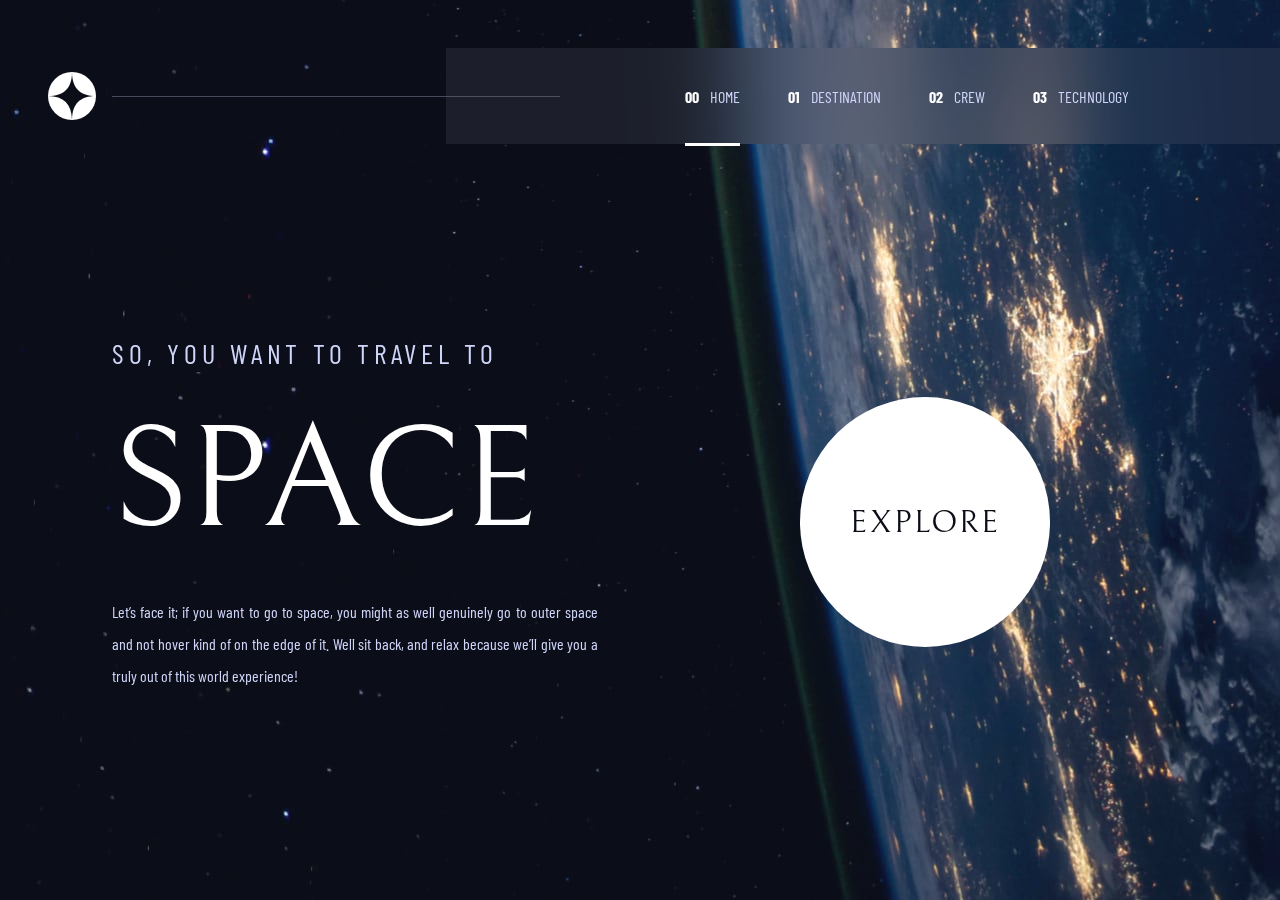
<file: index.html>
<!DOCTYPE html>
<html lang="en">

<head>
  <meta charset="UTF-8">
  <meta name="viewport" content="width=device-width, initial-scale=1, viewport-fit=cover">

  <link rel="icon" type="image/png" sizes="32x32" href="./assets/favicon-32x32.png">

  <!-- STYLESHEET -->
  <link rel="stylesheet" href="style/style.css">

  <!-- FONTS -->
  <link rel="preconnect" href="https://fonts.googleapis.com">
  <link rel="preconnect" href="https://fonts.gstatic.com" crossorigin>
  <link href="https://fonts.googleapis.com/css2?family=Barlow+Condensed&family=Bellefair&display=swap" rel="stylesheet">

  <title>Frontend Mentor | Space tourism website</title>
</head>

<body>

  <!-- NAVIGATION / HEADER-->
  <header>
    <img src="assets/shared/logo.svg" class="logo">
    <input type="checkbox" class="nav-toggle" id="nav-toggle">
    <label for="nav-toggle" class="nav-toggle-label">
      <img src="assets/shared/icon-hamburger.svg" class="hamburger">
      <img src="assets/shared/icon-close.svg" class="close">
    </label>
    <nav>
      <ul>
        <li aria-current="active-page"><a href="index.html"><span class="nav-bold">00 </span>Home</a></li>
        <li><a href="destination.html"><span class="nav-bold">01 </span>Destination</a></li>
        <li><a href="crew.html"><span class="nav-bold">02 </span>Crew</a></li>
        <li><a href="technology.html"><span class="nav-bold">03 </span>Technology</a></li>
      </ul>
    </nav>
  </header>
<hr class="header-line">

  <!-- MAIN BODY -->
  <div class="main-body">


    <!-- LEFT CONTENT -->
    <div class="left-content">
      <h5 class="heading-5">So, you want to travel to</h5>
      <h1 class="heading-1">Space</h1>
      <p class="body-text">
        Let’s face it; if you want to go to space, you might as well genuinely go to
        outer space and not hover kind of on the edge of it. Well sit back, and relax
        because we’ll give you a truly out of this world experience!
      </p>
    </div>





    <!-- RIGHT CONTENT -->
    <div class="right-content">
      <a href="destination.html">
        <div class="explore">
          <span class="explore-button">Explore</span>
        </div>
      </a>
    </div>




  </div>
</body>

</html>
</file>
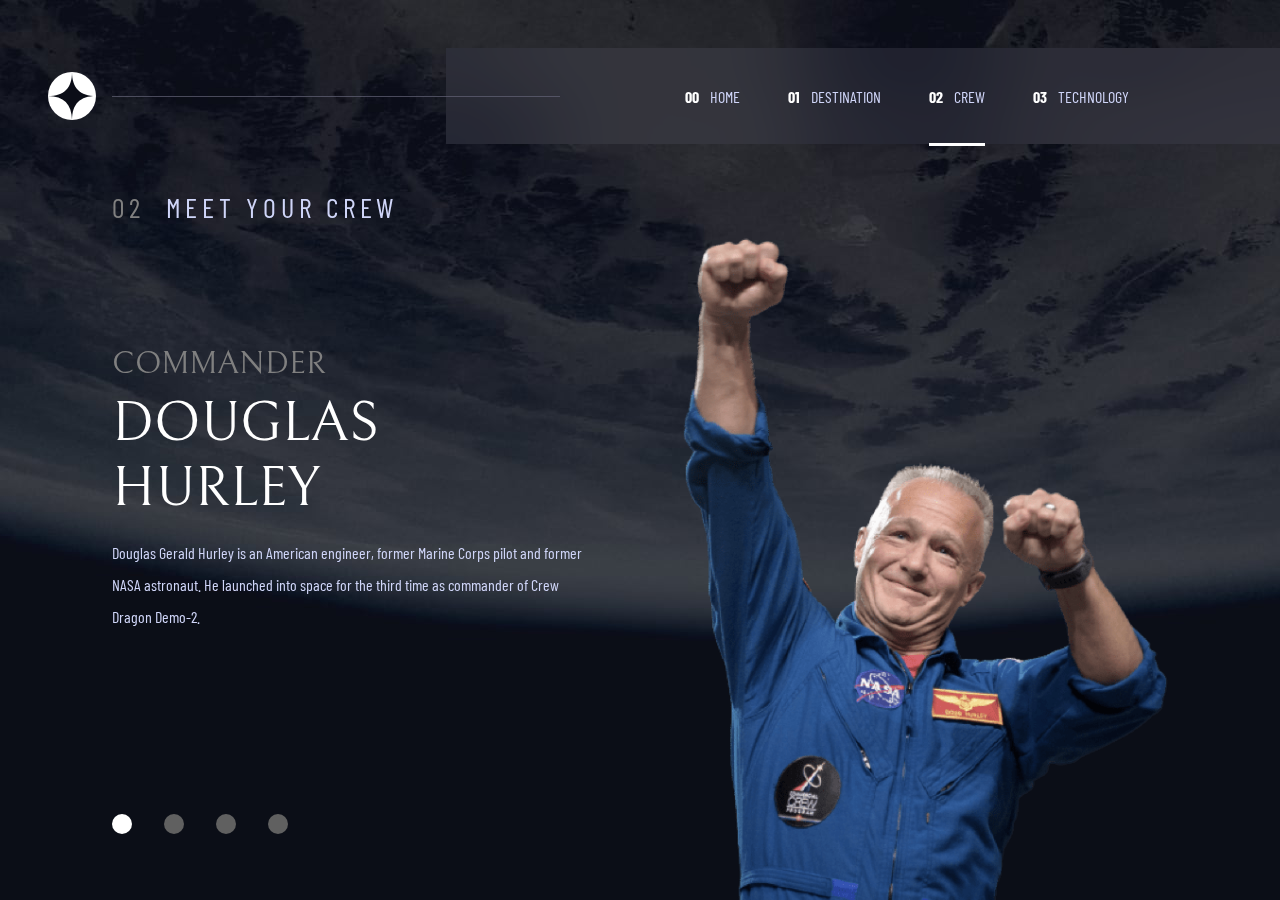
<file: crew.html>
<!DOCTYPE html>
<html lang="en">

<head>
  <meta charset="UTF-8">
  <meta name="viewport" content="width=device-width, initial-scale=1, viewport-fit=cover">

  <link rel="icon" type="image/png" sizes="32x32" href="./assets/favicon-32x32.png">

  <!-- STYLESHEET -->
  <link rel="stylesheet" href="style/style.css">
  <link rel="stylesheet" href="style/style-crew.css">

  <!-- FONTS -->
  <link rel="preconnect" href="https://fonts.googleapis.com">
  <link rel="preconnect" href="https://fonts.gstatic.com" crossorigin>
  <link href="https://fonts.googleapis.com/css2?family=Barlow+Condensed&family=Bellefair&display=swap" rel="stylesheet">

  <title>Frontend Mentor | Space tourism website</title>
</head>

<body>

  <!-- NAVIGATION / HEADER-->
  <header>
    <img src="assets/shared/logo.svg" class="logo">
    <input type="checkbox" class="nav-toggle" id="nav-toggle">
    <label for="nav-toggle" class="nav-toggle-label">
      <img src="assets/shared/icon-hamburger.svg" class="hamburger">
      <img src="assets/shared/icon-close.svg" class="close">
    </label>
    <nav>
      <ul>
        <li><a href="index.html"><span class="nav-bold">00 </span>Home</a></li>
        <li><a href="destination.html"><span class="nav-bold">01 </span>Destination</a></li>
        <li aria-current="active-page"><a href="crew.html"><span class="nav-bold">02 </span>Crew</a></li>
        <li><a href="technology.html"><span class="nav-bold">03 </span>Technology</a></li>
      </ul>
    </nav>
  </header>

<hr class="header-line">

  <!-- MAIN BODY -->
  <div class="crew-body">



    <!-- TITLE -->
    <h5 class="title heading-5"><span class="sub-title">02</span>Meet your crew</h5>



    <!-- COMMANDER -->
    <input type="radio" class="carousel-open" id="carousel-1" name="carousel" checked="checked" aria-hidden="true" hidden="">
    <div class="carousel-item">
      <div class="crew-text">
        <h4 class="heading-4">Commander</h4>
        <h3 class="heading-3">Douglas Hurley</h3>
        <p class="body-text">Douglas Gerald Hurley is an American engineer, former Marine Corps pilot and former NASA astronaut. He launched into space for the third time as commander of Crew Dragon Demo-2.</p>
      </div>
      <div class="crew-img">
        <img src="assets/crew/image-douglas-hurley.png">
      </div>
    </div>




    <!-- SPECIALIST -->
    <input type="radio" class="carousel-open" id="carousel-2" name="carousel" aria-hidden="true" hidden="">
    <div class="carousel-item">
      <div class="crew-text">
        <h4 class="heading-4">Mission Specialist</h4>
        <h3 class="heading-3">Mark Shuttleworth</h3>
        <p class="body-text">Mark Richard Shuttleworth is the founder and CEO of Canonical, the company behind the Linux-based Ubuntu operating system. Shuttleworth became the first South African to travel to space as a space tourist.</p>
      </div>
      <div class="crew-img">
        <img src="assets/crew/image-mark-shuttleworth.png">
      </div>
    </div>


    <!-- PILOT -->
    <input type="radio" class="carousel-open" id="carousel-3" name="carousel" aria-hidden="true" hidden="">
    <div class="carousel-item">
      <div class="crew-text">
        <h4 class="heading-4">Pilot</h4>
        <h3 class="heading-3">Victor Glover</h3>
        <p class="body-text">Pilot on the first operational flight of the SpaceX Crew Dragon to the International Space Station. Glover is a commander in the U.S. Navy where he pilots an F/A-18.He was a crew member of Expedition 64, and served as a
          station systems flight engineer.</p>
      </div>
      <div class="crew-img">
        <img src="assets/crew/image-victor-glover.png">
      </div>
    </div>


    <!-- ENGINEER -->
    <input type="radio" class="carousel-open" id="carousel-4" name="carousel" aria-hidden="true" hidden="">
    <div class="carousel-item">
      <div class="crew-text">
        <h4 class="heading-4">Flight Engineer</h4>
        <h3 class="heading-3">Anousheh Ansari</h3>
        <p class="body-text">Anousheh Ansari is an Iranian American engineer and co-founder of Prodea Systems. Ansari was the fourth self-funded space tourist, the first self-funded woman to fly to the ISS, and the first Iranian in space.</p>
      </div>
      <div class="crew-img">
        <img src="assets/crew/image-anousheh-ansari.png">
      </div>
    </div>

    <!-- CAROUSEL ITEMS -->
    <ol class="carousel-labels">
      <li>
        <label for="carousel-1" class="carousel-label"><span></span></label>
      </li>
      <li>
        <label for="carousel-2" class="carousel-label"><span></span></label>
      </li>
      <li>
        <label for="carousel-3" class="carousel-label"><span></span></label>
      </li>
      <li>
        <label for="carousel-4" class="carousel-label"><span></span></label>
      </li>
    </ol>

  </div>
</body>

</html>
</file>
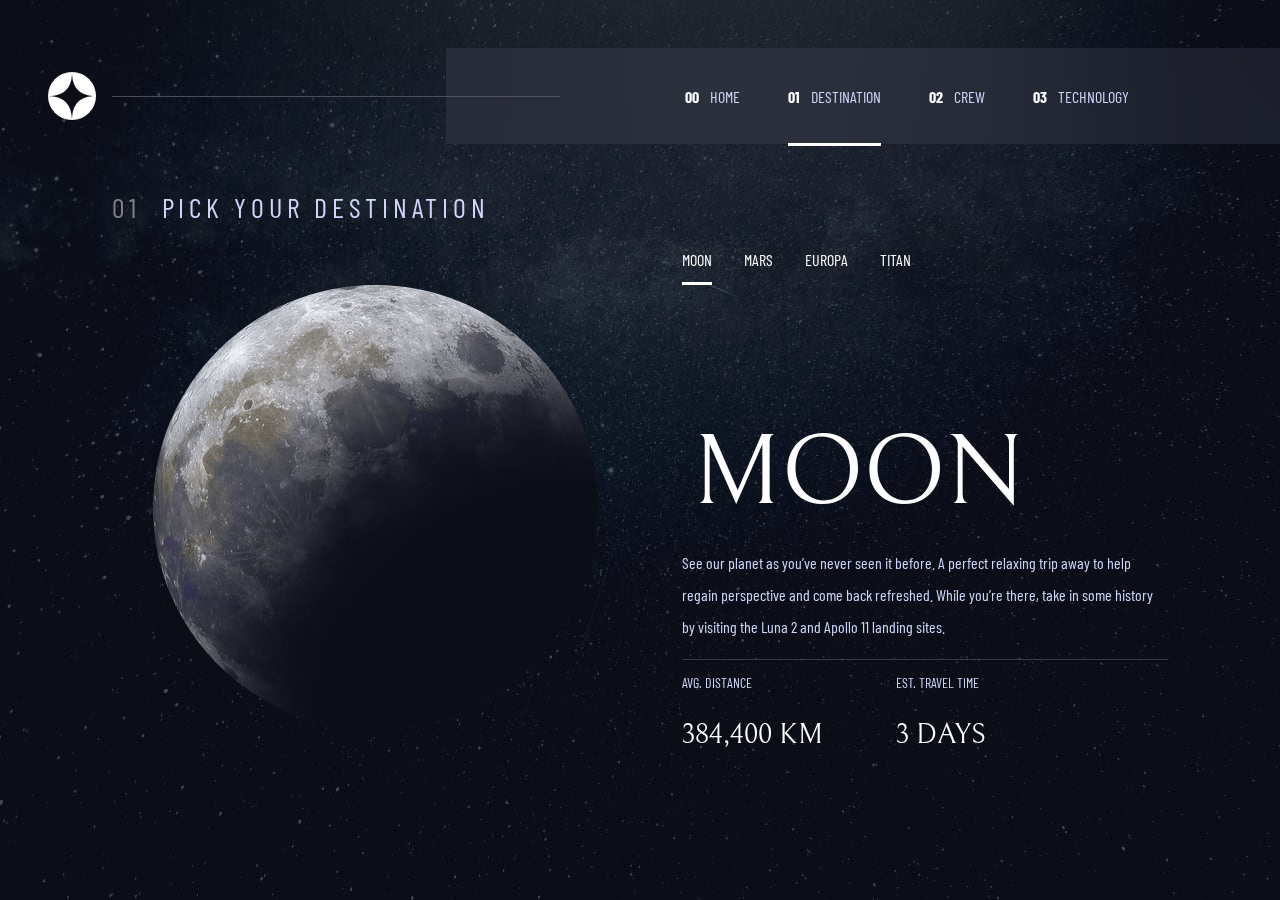
<file: destination.html>
<!DOCTYPE html>
<html lang="en">

<head>
  <meta charset="UTF-8">
  <meta name="viewport" content="width=device-width, initial-scale=1, viewport-fit=cover">

  <link rel="icon" type="image/png" sizes="32x32" href="./assets/favicon-32x32.png">

  <!-- STYLESHEET -->
  <link rel="stylesheet" href="style/style.css">
  <link rel="stylesheet" href="style/style-destination.css">

  <!-- FONTS -->
  <link rel="preconnect" href="https://fonts.googleapis.com">
  <link rel="preconnect" href="https://fonts.gstatic.com" crossorigin>
  <link href="https://fonts.googleapis.com/css2?family=Barlow+Condensed&family=Bellefair&display=swap" rel="stylesheet">

  <title>Frontend Mentor | Space tourism website</title>
</head>

<body>

  <!-- NAVIGATION / HEADER-->
  <header>
    <img src="assets/shared/logo.svg" class="logo">
    <input type="checkbox" class="nav-toggle" id="nav-toggle">
    <label for="nav-toggle" class="nav-toggle-label">
      <img src="assets/shared/icon-hamburger.svg" class="hamburger">
      <img src="assets/shared/icon-close.svg" class="close">
    </label>
    <nav>
      <ul>
        <li><a href="index.html"><span class="nav-bold">00 </span>Home</a></li>
        <li aria-current="active-page"><a href="destination.html"><span class="nav-bold">01 </span>Destination</a></li>
        <li><a href="crew.html"><span class="nav-bold">02 </span>Crew</a></li>
        <li><a href="technology.html"><span class="nav-bold">03 </span>Technology</a></li>
      </ul>
    </nav>
  </header>
<hr class="header-line">


  <!-- MAIN BODY -->
  <div class="destination-body">



    <!-- TITLE -->
    <h5 class="title heading-5"><span class="sub-title">01</span>Pick your destination</h5>



    <!-- CONTENT FOR CAROUSEL -->


    <!-- MOON -->
    <input type="radio" class="carousel-open" id="carousel-1" name="carousel" checked="checked" aria-hidden="true" hidden="">
    <div class="carousel-item">

      <div class="planet-img">
        <img src="assets/destination/image-moon.png">
      </div>

      <div class="planet-text">

        <h2 class="heading-2">Moon</h2>

        <p class="body-text">
          See our planet as you’ve never seen it before. A perfect relaxing trip away to help
          regain perspective and come back refreshed. While you’re there, take in some history
          by visiting the Luna 2 and Apollo 11 landing sites.
        </p>
        <div class="details">
          <div>
            <p class="subheading-2">
              Avg. distance
            </p>
            <p class="subheading-1">
              384,400 km
            </p>
          </div>
          <div>
            <p class="subheading-2">
              Est. travel time
            </p>
            <p class="subheading-1">
              3 days
            </p>
          </div>
        </div>


      </div>
    </div>

    <!-- MARS -->
    <input type="radio" class="carousel-open" id="carousel-2" name="carousel" aria-hidden="true" hidden="">
    <div class="carousel-item">
      <div class="planet-img">
        <img src="assets/destination/image-mars.png">
      </div>


      <div class="planet-text">
        <h2 class="heading-2">Mars</h2>

        <p class="body-text">
          Don’t forget to pack your hiking boots. You’ll need them to tackle Olympus Mons,
          the tallest planetary mountain in our solar system. It’s two and a half times
          the size of Everest!
        </p>

        <div class="details">
          <div>
            <p class="subheading-2">
              Avg. distance
            </p>
            <p class="subheading-1">
              225 mil. km
            </p>
          </div>
          <div>
            <p class="subheading-2">
              Est. travel time
            </p>
            <p class="subheading-1">
              9 months
            </p>
          </div>

        </div>
      </div>
    </div>


    <!-- EUROPA -->
    <input type="radio" class="carousel-open" id="carousel-3" name="carousel" aria-hidden="true" hidden="">
    <div class="carousel-item">
      <div class="planet-img">
        <img src="assets/destination/image-europa.png">
      </div>


      <div class="planet-text">
        <h2 class="heading-2">Europa</h2>

        <p class="body-text">
          The smallest of the four Galilean moons orbiting Jupiter, Europa is a
          winter lover’s dream. With an icy surface, it’s perfect for a bit of
          ice skating, curling, hockey, or simple relaxation in your snug
          wintery cabin.
        </p>

        <div class="details">
          <div>
            <p class="subheading-2">
              Avg. distance
            </p>
            <p class="subheading-1">
              628 mil. km
            </p>
          </div>
          <div>
            <p class="subheading-2">
              Est. travel time
            </p>
            <p class="subheading-1">
              3 years
            </p>
          </div>
        </div>
      </div>
    </div>


    <!-- TITAN -->
    <input type="radio" class="carousel-open" id="carousel-4" name="carousel" aria-hidden="true" hidden="">
    <div class="carousel-item">
      <div class="planet-img">
        <img src="assets/destination/image-titan.png">
      </div>


      <div class="planet-text">
        <h2 class="heading-2">Titan</h2>

        <p class="body-text">
          The only moon known to have a dense atmosphere other than Earth, Titan
          is a home away from home (just a few hundred degrees colder!). As a
          bonus, you get striking views of the Rings of Saturn.
        </p>

        <div class="details">
          <div>
            <p class="subheading-2">
              Avg. distance
            </p>
            <p class="subheading-1">
              1.6 bil. km
            </p>
          </div>
          <div>
            <p class="subheading-2">
              Est. travel time
            </p>
            <p class="subheading-1">
              7 years
            </p>
          </div>
        </div>
      </div>
    </div>



        <!-- CAROUSEL ITEMS -->
        <ol class="carousel-labels">
          <li>
            <label for="carousel-1" class="carousel-label">Moon</label>
          </li>
          <li>
            <label for="carousel-2" class="carousel-label">Mars</label>
          </li>
          <li>
            <label for="carousel-3" class="carousel-label">Europa</label>
          </li>
          <li>
            <label for="carousel-4" class="carousel-label">Titan</label>
          </li>
        </ol>

  </div>
</body>

</html>
</file>
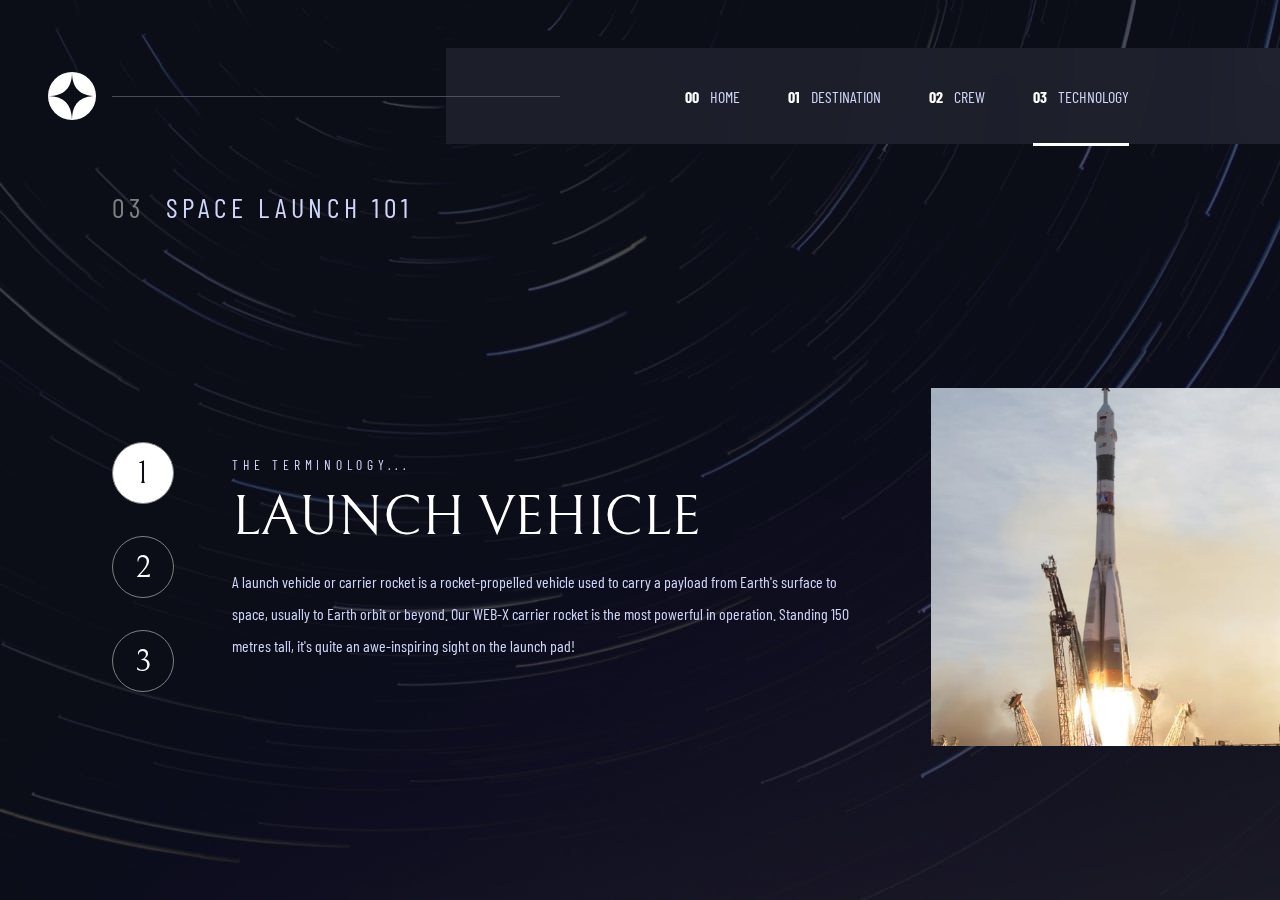
<file: technology.html>
<!DOCTYPE html>
<html lang="en">

<head>
  <meta charset="UTF-8">
  <meta name="viewport" content="width=device-width, initial-scale=1, viewport-fit=cover">

  <link rel="icon" type="image/png" sizes="32x32" href="./assets/favicon-32x32.png">

  <!-- STYLESHEET -->
  <link rel="stylesheet" href="style/style.css">
  <link rel="stylesheet" href="style/style-technology.css">

  <!-- FONTS -->
  <link rel="preconnect" href="https://fonts.googleapis.com">
  <link rel="preconnect" href="https://fonts.gstatic.com" crossorigin>
  <link href="https://fonts.googleapis.com/css2?family=Barlow+Condensed&family=Bellefair&display=swap" rel="stylesheet">

  <title>Frontend Mentor | Space tourism website</title>
</head>

<body>

  <!-- NAVIGATION / HEADER-->
  <header>
    <img src="assets/shared/logo.svg" class="logo">
    <input type="checkbox" class="nav-toggle" id="nav-toggle">
    <label for="nav-toggle" class="nav-toggle-label">
      <img src="assets/shared/icon-hamburger.svg" class="hamburger">
      <img src="assets/shared/icon-close.svg" class="close">
    </label>
    <nav>
      <ul>
        <li><a href="index.html"><span class="nav-bold">00 </span>Home</a></li>
        <li><a href="destination.html"><span class="nav-bold">01 </span>Destination</a></li>
        <li><a href="crew.html"><span class="nav-bold">02 </span>Crew</a></li>
        <li aria-current="active-page"><a href="technology.html"><span class="nav-bold">03 </span>Technology</a></li>
      </ul>
    </nav>
  </header>

<hr class="header-line">

  <!-- MAIN BODY -->
  <div class="tech-body">



    <!-- TITLE -->
    <h5 class="title heading-5"><span class="sub-title">03</span>Space Launch 101</h5>


    <div class="tech-container">


      <!-- VEHICLE -->
      <input type="radio" class="carousel-open" id="carousel-1" name="carousel" checked="checked" aria-hidden="true" hidden="">
      <div class="carousel-item">

        <div class="tech-img">
          <img src="assets/technology/image-launch-vehicle-portrait.jpg" class="tech-img-lg">
          <img src="assets/technology/image-launch-vehicle-landscape.jpg" class="tech-img-sm">
        </div>

        <div class="tech-text">
          <h5 class="heading-5">The terminology...</h5>
          <h3 class="heading-3">Launch vehicle</h3>

          <p class="body-text">
            A launch vehicle or carrier rocket is a rocket-propelled vehicle used to carry a
            payload from Earth's surface to space, usually to Earth orbit or beyond. Our
            WEB-X carrier rocket is the most powerful in operation. Standing 150 metres tall,
            it's quite an awe-inspiring sight on the launch pad!
          </p>
        </div>

      </div>




      <!-- SPACEPORT -->
      <input type="radio" class="carousel-open" id="carousel-2" name="carousel" aria-hidden="true" hidden="">
      <div class="carousel-item">

        <div class="tech-img">
          <img src="assets/technology/image-space-capsule-portrait.jpg" class="tech-img-lg">
          <img src="assets/technology/image-space-capsule-landscape.jpg" class="tech-img-sm">
        </div>

        <div class="tech-text">
          <h5 class="heading-5">The terminology...</h5>
          <h3 class="heading-3">Spaceport</h3>
          <p class="body-text">
            A spaceport or cosmodrome is a site for launching (or receiving) spacecraft,
            by analogy to the seaport for ships or airport for aircraft. Based in the
            famous Cape Canaveral, our spaceport is ideally situated to take advantage
            of the Earth’s rotation for launch.
          </p>
        </div>

      </div>


      <!-- CAPSULE -->
      <input type="radio" class="carousel-open" id="carousel-3" name="carousel" aria-hidden="true" hidden="">
      <div class="carousel-item">

        <div class="tech-img">
          <img src="assets/technology/image-spaceport-portrait.jpg" class="tech-img-lg">
          <img src="assets/technology/image-spaceport-landscape.jpg" class="tech-img-sm">
        </div>

        <div class="tech-text">
          <h5 class="heading-5">The terminology...</h5>
          <h3 class="heading-3">Space Capsule</h3>
          <p class="body-text">
            A space capsule is an often-crewed spacecraft that uses a blunt-body reentry
            capsule to reenter the Earth's atmosphere without wings. Our capsule is where
            you'll spend your time during the flight. It includes a space gym, cinema,
            and plenty of other activities to keep you entertained.
          </p>
        </div>

      </div>




      <!-- CAROUSEL ITEMS -->
      <ol class="carousel-labels">
        <li>
          <label for="carousel-1" class="carousel-label"><span>1</span></label>
        </li>
        <li>
          <label for="carousel-2" class="carousel-label"><span>2</span></label>
        </li>
        <li>
          <label for="carousel-3" class="carousel-label"><span>3</span></label>
        </li>
      </ol>
    </div>
  </div>
</body>

</html>
</file>
<file: style/style.css>
:root {
  --dark_blue: #0B0D17;
  --light_blue: #D0D6F9;
  --white: #FFFFFF;
}


body {
  font-family: 'Barlow Condensed', sans-serif;
  font-size: 16px;
  background-color: var(--dark_blue);
  color: var(--white);
  margin: 0;
  background-color: var(--dark_blue);
  background: url('../assets/home/background-home-desktop.jpg') no-repeat center center fixed;
  background-size: cover;
}

a {
  color: grey;
  text-decoration: none;
}

a:hover {
  color: var(--white);
}

li[aria-current="active-page"] {
  position: relative;
}

li[aria-current="active-page"]::after {
  content: "";
  display: block;
  height: 3px;
  background: var(--white);
  position: absolute;
  bottom: -40px;
  left: 0;
  right: 0;
}

.body-text {
  line-height: 2;
  color: var(--light_blue);
}

/* HEADINGS */
.heading-1 {
  font-family: 'Bellefair', serif;
  font-size: calc(16px + 10vw);
  text-transform: uppercase;
  font-weight: normal;
  color: var(--white);
  line-height: 2rem;
  margin: 20% 0;
  display: block;
}

.heading-2 {
  font-family: 'Bellefair', serif;
  font-size: 100px;
  text-transform: uppercase;
  font-weight: normal;
  color: var(--white);
  margin: 2%;
  padding: 0;
}

.heading-3 {
  font-family: 'Bellefair', serif;
  font-size: 56px;
  text-transform: uppercase;
  font-weight: normal;
  color: var(--white);
  margin: 2% 0;
  padding: 0;
}

.heading-4 {
  font-family: 'Bellefair', serif;
  font-size: 32px;
  text-transform: uppercase;
  color: var(--white);
  margin: 2% 0;
  padding: 0;
}

.heading-5 {
  color: var(--light_blue);
  font-size: 28px;
  letter-spacing: 4.75px;
  text-transform: uppercase;
  font-weight: normal;
  margin: 2% 0;
  padding: 0;
  margin-top: auto;
}

.subheading-1 {
  font-family: 'Bellefair', serif;
  font-size: 28px;
  text-transform: uppercase;
}

.subheading-2 {
  font-family: 'Barlow Condensed', sans-serif;
  font-size: 14px;
  text-transform: uppercase;
  letter-spacing: 2.7;
  color: var(--light_blue);
}

/* NAVIGATION */
header {
  display: grid;
  grid-template-columns: auto;
  margin-top: 3em;
}

.logo {
  margin: auto 3em;
}

nav {
  height: 6em;
  background-color: rgba(100, 100, 120, .2);
  -webkit-backdrop-filter: blur(40px);
  backdrop-filter: blur(40px);
  grid-column: 3 / span 2;
  display: flex;
  justify-content: center;
  align-items: center;
}

nav ul {
  display: flex;
  list-style: none;
}

nav li {
  margin-left: 3em;
}

nav a {
  color: var(--light_blue);
  text-decoration: none;
  text-transform: uppercase;
  position: relative;
}

nav a:hover {
  color: var(--light_blue);
  text-decoration: none;
  text-transform: uppercase;
}

nav a::before {
  content: '';
  display: block;
  height: 3px;
  background: grey;
  position: absolute;
  bottom: -40px;
  left: 0;
  right: 0;
  transform: scale(0, 1);
  transform-origin: left;
  transition: transform ease-in-out 250ms;
}

nav a:hover::before {
  transform: scale(1, 1);
}

.nav-bold {
  font-weight: bold;
  color: var(--white);
  margin-right: 0.5rem;
}

.nav-toggle, .hamburger {
  display: none;
}

.close {
  z-index: 999;
  display: none;
}

/* MAINBODY */
.main-body {
  display: grid;
  height: fit-content;
  grid-template-columns: 1fr 1fr;
  margin: 0 7em;
  grid-column-gap: 8%;
  justify-items: center;
  align-items: center;
  position: absolute;
  top: 9em;
  height: calc(100vh - 9em);
}

.header-line {
  background-color: rgba(100, 100, 120, .7);
  height: 1px;
  width: 35vw;
  border: 0;
  position: absolute;
  top: 5.5em;
  left: 7em;
}

.left-content {
  text-align: justify;
}

.right-content {
  text-align: center;
}

/* EXPLORE */
.explore {
  background-color: var(--white);
  width: 250px;
  height: 250px;
  border-radius: 100%;
  margin: 75px;
  display: flex;
  justify-content: center;
  align-items: center;
  outline: 0 solid rgba(100, 100, 120, 0);
  transform-origin: center;
  transition: all ease-in-out .2s;
}

.explore-button {
  color: var(--dark_blue);
  font-family: 'Bellefair', serif;
  font-size: 32px;
  text-transform: uppercase;
  letter-spacing: 2px;
  vertical-align: middle;
  text-decoration: none;
}

a:hover .explore {
  outline: 75px solid rgba(100, 100, 120, .7);
  background-clip: padding-box;
  transform-origin: center;
  transition: all ease-in-out .2s;
}

/* NAVIGATION TABLET */
@media screen and (max-width: 1000px) {
  body {
    background-image: url('../assets/home/background-home-tablet.jpg');
    background-size: cover;
  }

  header {
    margin: 0;
  }

  .left-content .heading-1 {
    margin: 12% 0;
  }

  .header-line {
    display: none;
  }

  .nav-bold {
    display: none;
  }

  .main-body {
    grid-template-columns: 1fr;
    grid-template-rows: 1fr 1fr;
    align-items: center;
    text-align: center;
    margin: 0 8%;
    position: revert;
  }

  .left-content {
    text-align: center;
    grid-row: 1;
  }

  .right-content {
    margin: auto;
  }

  .explore {
    margin: 0;
  }


}

/* NAVIGATION MOBILE */
@media screen and (max-width: 600px) {
  body {
    background-image: url('../assets/home/background-home-mobile.jpg');
    background-size: cover;
  }

  .main-body {
    justify-content: space-around;
  }

  header {
    display: flex;
    padding: 1em;
    flex-direction: row;
    align-content: center;
    justify-content: space-between;
    align-items: center;
    margin-top: 0;
  }

  .logo {
    margin: auto 1em;
  }

  nav {
    transform: scale(0, 1);
    transition: transform linear 150ms;
    transform-origin: right;
    z-index: 998;
    position: absolute;
    top: 0;
    right: 0;
    width: 70%;
    height: 100%;
    align-items: flex-start;
    -webkit-backdrop-filter: blur(0);
    backdrop-filter: blur(0);
  }

  nav a {
    color: var(--white);
  }

  nav a:hover {
    color: var(--white)
  }

  nav a::before {
    all: unset;
  }

  nav a:hover::before {
    all: unset;
  }

  li[aria-current="active-page"]::after {
    all: unset;
    content: "";
    position: absolute;
    height: 1.5em;
    width: 5px;
    background: var(--white);
    right: 0;
    top: 50%;
    transform: translateY(-50%);
  }

  #nav-toggle:checked~nav {
    transform: scale(1, 1);
    opacity: 1;
    transition: transform 250ms ease-in-out 50ms;
    transform-origin: right;
    -webkit-backdrop-filter: blur(40px);
    backdrop-filter: blur(40px);
  }

  #nav-toggle:checked~label.nav-toggle-label .hamburger {
    display: none;
  }

  #nav-toggle:checked~label.nav-toggle-label .close {
    display: block;
    position: relative;
  }

  nav ul {
    flex-direction: column;
    margin-top: 33%;
    width: 100%;
  }

  nav li {
    margin: 1em 0;
    flex-wrap: nowrap;
  }

  .nav-bold {
    display: inline;
  }

  .hamburger {
    display: block;
  }

  .heading-1 {
    font-size: 100px;
  }

  .heading-5 {
    font-size: 1.25rem;
  }

  .explore {
    margin: 0;
    width: 200px;
    height: 200px;
  }

}
</file>
<file: style/style-crew.css>
body {
  background: url('../assets/crew/background-crew-desktop.jpg') no-repeat center center fixed;
  background-size: cover;
}

/* MAIN BODY */
.crew-body {
  display: grid;
  grid-template-columns: 1fr 1fr;
  grid-template-rows: 10vh 1fr 150px;
  margin: 0 7em;
  grid-column-gap: 8%;
  align-items: flex-end;
  position: absolute;
  top: 9em;
  height: calc(100vh - 9em);
}

.title {
  grid-column: 1;
  grid-row: 1;
}

.sub-title {
  color: grey;
  margin-right: 0.75em;
}

.heading-4 {
  color: grey;
  font-weight: normal;
}

.carousel-labels {
  list-style: none;
  display: flex;
  padding: 0;
  grid-column: 1;
  grid-row: 3;
  margin-block: auto;
}

.crew-text {
  grid-column: 1;
  grid-row: 2;
  margin: auto;
}

.crew-img {
  display: flex;
  align-items: flex-end;
  grid-column: 2;
  grid-row: 1 / span 3;
  height: 100%;
  width: 100%;
}

.crew-img img {
  max-width: 100%;
  display: block;
  object-fit: contain;
}


/* CAROUSEL FUNCTIONALITY */
.carousel-label {
  margin: 0;
  margin-right: 2em;
  cursor: pointer;
}


label span {
  height: 20px;
  width: 20px;
  background-color: #606060;
  border-radius: 50%;
  display: inline-block;
}

label span:hover {
  background-color: #C1C1C1;
}


#carousel-1:checked ~ .carousel-labels li:nth-child(1) span,
#carousel-2:checked ~ .carousel-labels li:nth-child(2) span,
#carousel-3:checked ~ .carousel-labels li:nth-child(3) span,
#carousel-4:checked ~ .carousel-labels li:nth-child(4) span {
    background-color: var(--white);
}


.carousel-item {
  display: none;
}

.carousel-open:checked + .carousel-item {
  display: contents;
}

/* .carousel-open, .carousel-open:checked {
  display: none;
}  */


/* #carousel-1:checked,
#carousel-2:checked,
#carousel-3:checked,
#carousel-4:checked {
  display: none;
} */

/* NAVIGATION TABLET */
@media screen and (max-width: 1000px) {
  body {
    background-image: url('../assets/crew/background-crew-tablet.jpg');
    background-size: cover;
  }

  .crew-body {
    grid-template-columns: 1fr;
    grid-template-rows: 150px 300px 80px auto;
    margin: 0 8%;
    justify-items: center;
    position: revert;
  }

  .title {
    grid-column: 1;
    grid-row: 1;
    margin-right: auto;
    margin-bottom: 2em;
  }

  .crew-text {
    grid-column: 1;
    grid-row: 2;
    text-align: center;
  }

  .crew-text h4 {
    font-size: 2rem;
  }

  .crew-text h3 {
    font-size: 2.5rem;
  }

  .body-text {
    margin: 0 5%;
    font-size: 1.3rem;
  }

  .carousel-labels {
    grid-column: 1;
    grid-row: 3;
  }

  .carousel-label {
    margin-left: 1em;
    margin-right: 1em;
  }

  .crew-img {
    grid-column: 1;
    grid-row: 4;
    display: block;
    width: auto;
    -webkit-width: auto;
    -moz-width: auto;
  }

  .crew-img img {
    max-height: 45vh;
  }

  label span {
    width: 12px;
    height: 12px;
  }

}

/* NAVIGATION MOBILE */
@media screen and (max-width: 600px) {
  body {
    background-image: url('../assets/crew/background-crew-mobile.jpg');
    background-size: cover;
  }

  .crew-body {
    grid-template-rows: 70px 1fr auto;
    height: revert;
  }

  .crew-text {
    grid-row: 4;
    width: 85vw;
  }

  .crew-text h4 {
    font-size: 1.25rem;
  }

  .crew-text h3 {
    font-size: 1.5rem;
  }

  .body-text {
    margin: 0 8%;
    font-size:0.9rem;
  }

  .title {
    margin: auto;
    grid-row: 1;
  }

  .crew-img {
    grid-row: 2;
    width: 100%;
    border-bottom: 1px solid rgba(100, 100, 120, .5);
  }

  .crew-img img {
    object-fit: contain;
    max-height: 30vh;
    margin: auto;
  }

  .carousel-labels {
    grid-row: 3;
    margin: 5% 0;
  }

}
</file>
<file: style/style-destination.css>
body {
  background: url('../assets/destination/background-destination-desktop.jpg') no-repeat center center fixed;
  background-size: cover;
}

/* MAIN BODY */
.destination-body {
  display: grid;
  grid-template-columns: 1fr 1fr;
  grid-template-rows: 10vh auto 1fr;
  margin: 0 7em;
  grid-column-gap: 8%;
  position: absolute;
  top: 9em;
  height: calc(100vh - 9em);
}

.title {
  grid-column: 1;
  grid-row: 1;
  text-align: left;
  margin-top: auto;
}

.sub-title {
  color: grey;
  margin-right: 0.75em;
}

.carousel-labels {
  list-style: none;
  display: flex;
  text-transform: uppercase;
  padding: 0;
  grid-column: 2;
  grid-row: 2;
}

.planet-img {
  max-width: 100%;
  text-align: right;
  grid-column: 1;
  grid-row: 3;
}

.planet-img img {
  max-width: 100%;
}

.planet-text {
  grid-column: 2;
  grid-row: 3;
  margin: auto;
}

.details {
  display: flex;
  grid-gap: 15%;
  border-top: 1px solid rgba(100, 100, 120, .5);
}

/* CAROUSEL FUNCTIONALITY */
.carousel-label {
  margin: 0;
  margin-right: 2em;
  position: relative;
  cursor: pointer;
}

.carousel-label::before {
  content: '';
  display: block;
  height: 3px;
  background: grey;
  position: absolute;
  bottom: -1em;
  left: 0;
  right: 0;
  transform: scale(0, 1);
  transform-origin: left;
  transition: transform ease-in-out 250ms;
}

.carousel-label:hover::before {
  transform: scale(1, 1);
}

#carousel-1:checked ~ .carousel-labels li:nth-child(1) .carousel-label::before,
#carousel-2:checked ~ .carousel-labels li:nth-child(2) .carousel-label::before,
#carousel-3:checked ~ .carousel-labels li:nth-child(3) .carousel-label::before,
#carousel-4:checked ~ .carousel-labels li:nth-child(4) .carousel-label::before
 {
  content: '';
  display: block;
  height: 3px;
  background: white;
  position: absolute;
  bottom: -1em;
  left: 0;
  right: 0;
  transform: scale(1, 1);
}

.carousel-item {
  display: none;
}

.carousel-open:checked+.carousel-item {
  display: contents;
}

/* .carousel-open, .carousel-open:checked {
  display: none;
} */

/* #carousel-1:checked,
#carousel-2:checked,
#carousel-3:checked,
#carousel-4:checked {
  display: none;
} */

/* NAVIGATION TABLET */
@media screen and (max-width: 1000px) {
  body {
    background-image: url('../assets/destination/background-destination-tablet.jpg');
    background-size: cover;
  }

  .destination-body {
    display: grid;
    grid-template-columns: 1fr;
    grid-template-rows: 150px auto;
    margin: 0 8%;
    justify-items: center;
    position: revert;
  }

  .title {
    grid-column: 1;
    grid-row: 1;
    margin-right: auto;
    margin-bottom: 2em;
  }

  .planet-img {
    grid-column: 1;
    grid-row: 2;
  }

  .planet-img img {
    width: 33vw;
  }

  .carousel-labels {
    grid-column: 1;
    grid-row: 3;
    margin: 2.5em 0 1.5em;
  }

  .carousel-label {
    margin-left: 1em;
    margin-right: 1em;
  }

  .planet-text {
    grid-column: 1;
    grid-row: 4;
    text-align: center;
  }

  .planet-text h2 {
    margin-top: 3%;
  }

  .details {
    grid-gap: 12vw;
    justify-content: space-around;
    text-align: center;
  }
}

/* NAVIGATION MOBILE */
@media screen and (max-width: 600px) {
  body {
    background-image: url('../assets/destination/background-destination-mobile.jpg');
    background-size: cover;
  }

  .destination-body {
    grid-template-rows: 70px auto;
  }

  .destination-text {
    width: 85vw;
  }

  .title {
    margin: auto;
  }

  .planet-img img {
    width: 60vw;
  }

  .planet-text h2 {
    font-size: 2.5rem;
  }

  .details {
    display: flex;
    flex-direction: column;
    grid-gap: 2em;
  }
}
</file>
<file: style/style-technology.css>
body {
  background: url('../assets/technology/background-technology-desktop.jpg') no-repeat center center fixed;
  background-size: cover;
  overflow-x: hidden;
}


/* MAIN BODY */
.tech-body {
  display: grid;
  grid-template-columns: 1fr 1fr;
  grid-template-rows: 10vh 1fr;
  margin: 0 0 0 7em;
  grid-column-gap: 8%;
  position: absolute;
  top: 9em;
  height: calc(100vh - 9em);
}

.tech-container {
  display: grid;
  grid-column: 1 / span 3;
  grid-row: 2;
  flex-wrap: nowrap;
  align-items: center;
  column-gap: 5%;
}

.title {
  grid-column: 1;
  grid-row: 1;
}

.sub-title {
  color: grey;
  margin-right: 0.75em;
}

.heading-4 {
  color: grey;
  font-weight: normal;
}

.carousel-labels {
  list-style: none;
  display: flex;
  flex-direction: column;
  padding: 0;
  grid-column: 1;
  grid-row: 1;
  margin-left: 0;
}

.tech-text {
  grid-column: 2;
  grid-row: 1;
  width: 50vw;
  margin: auto;
}

.tech-text h5 {
  font-size:85%;
  margin: 0;
}

.tech-img {
  grid-column: 3;
  grid-row: 1;
}

.tech-img-lg {
  display: block;
  max-width: 100%;
}

.tech-img-sm {
  max-width: 100%;
  display: none;
}

/* CAROUSEL FUNCTIONALITY */
.carousel-label {
  cursor: pointer;
}

label span {
  height: 60px;
  width: 60px;
  background-color: var(--dark_blue);
  border: 1px solid grey;
  border-radius: 50%;
  display: inline-flex;
  align-items: center;
  justify-content: center;
  font-size: 2em;
  font-family: 'Bellefair', serif;
  margin: 0.5em 0;
  padding: 0;
  text-align: center;
}

label span:hover {
  border: 1px solid white;
}

#carousel-1:checked~.carousel-labels li:nth-child(1) span,
#carousel-2:checked~.carousel-labels li:nth-child(2) span,
#carousel-3:checked~.carousel-labels li:nth-child(3) span,
#carousel-4:checked~.carousel-labels li:nth-child(4) span {
  background-color: var(--white);
  color: var(--dark_blue);
}

.carousel-item {
  display: none;
}

.carousel-open:checked+.carousel-item {
  display: contents;
}

/* .carousel-open, .carousel-open:checked {
  display: none;
}  */
/* #carousel-1:checked,
#carousel-2:checked,
#carousel-3:checked,
#carousel-4:checked {
  display: none;
} */
/* NAVIGATION TABLET */
@media screen and (max-width: 1000px) {
  body {
    background-image: url('../assets/technology/background-technology-tablet.jpg');
    background-size: cover;
  }

  .tech-body {
    grid-template-columns: 1fr;
    grid-template-rows: 150px auto;
    margin: 0 8%;
    justify-items: center;
    position: revert;
    grid-column-gap: 0;
  }

  .tech-container {
    display: grid;
    grid-template-columns: 1fr;
    justify-items: center;
  }

  .title {
    grid-column: 1;
    grid-row: 1;
    margin-right: auto;
    margin-bottom: 2em;
  }

  .tech-text {
    grid-column: 1;
    grid-row: 4;
    text-align: center;
    margin: 0 8%;
    width: 70vw;
  }

  .tech-img {
    grid-column: 1;
    grid-row: 2;
    width: 100vw;
  }

  .tech-img-lg {
    display: none;
  }

  .tech-img-sm {
    display: block;
    width: 100%;
  }

  .carousel-labels {
    flex-direction: row;
    grid-column: 1;
    grid-row: 3;
    margin: 2.5em 0 1.5em;
  }

  .carousel-label {
    margin-left: 1em;
    margin-right: 1em;
  }


}

/* NAVIGATION MOBILE */
@media screen and (max-width: 600px) {
  body {
    background-image: url('../assets/technology/background-technology-mobile.jpg');
    background-size: cover;
  }

  .tech-body {
    grid-template-rows: 70px auto;
  }

  .tech-text {
    grid-row: 4;
    width: 85vw;
  }

  .tech-text .heading-3 {
    font-size: 2em;
  }

  .tech-text .heading-5 {
    font-size: 1.25em;
  }

  .title {
    margin: auto;
    grid-row: 1;
  }

  .carousel-labels {
    grid-row: 3;
    margin: 0;
  }

  label span {
    height: 45px;
    width: 45px;
    margin: 0.25em 0;
    font-size: 1.5em;
}
}
</file>
